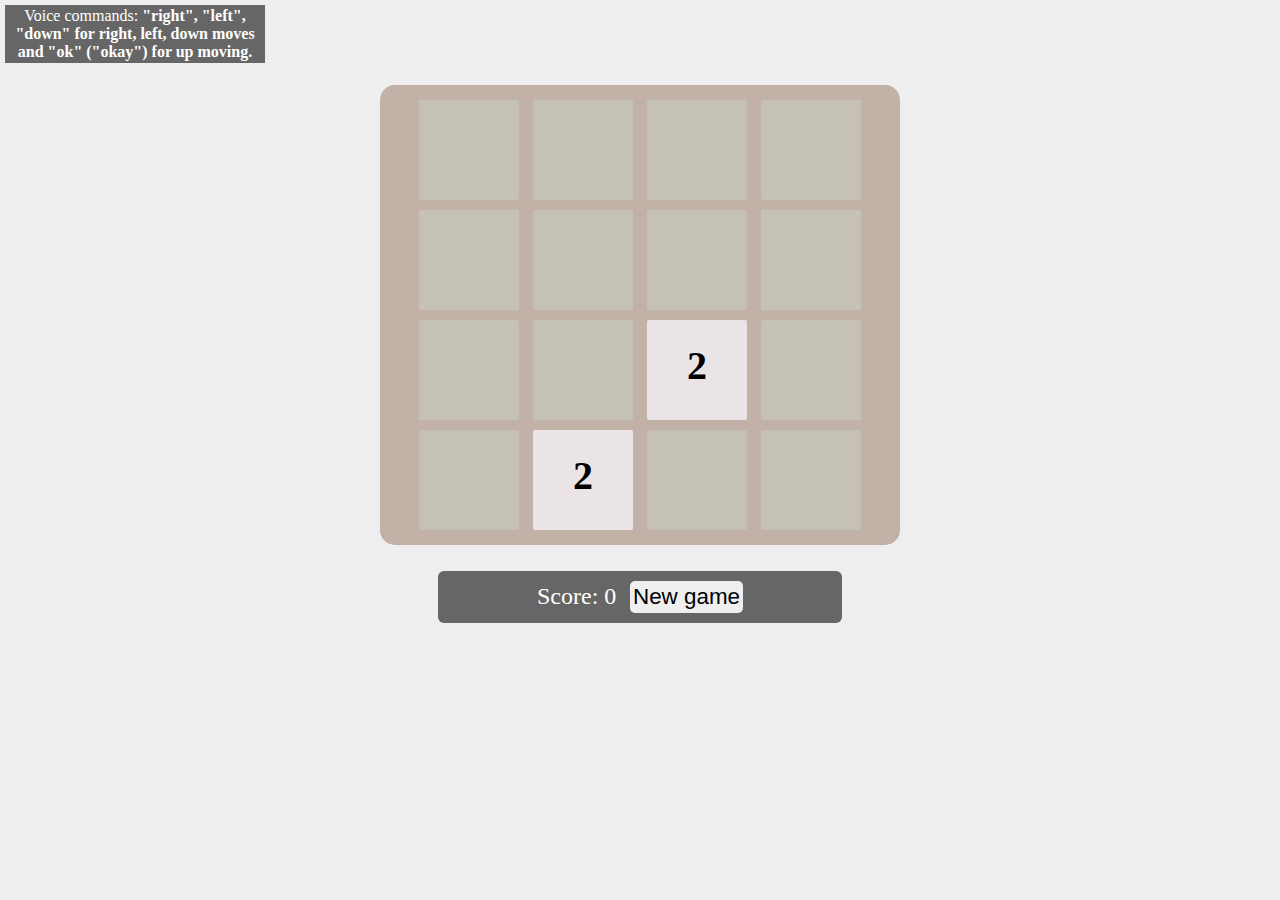
<file: 2048/index.html>
<!DOCTYPE html>
<html>

<head>
    <meta charset="utf-8">
    <link rel="stylesheet" href="style.css">
    <script src="app.js"></script>
</head>

<body>
    
    <div class="help">
    Voice commands: <b>"right", "left", "down" for right, left, down moves and "ok" ("okay") for up moving.</b>
    </div>
    
    
      <div class="over">Game over</div>
  <div class="main">    
    
      <div class="tile"></div>
      <div class="tile"></div>
      <div class="tile"></div>
      <div class="tile"></div>
      
      <div class="tile"></div>
      <div class="tile"></div>
      <div class="tile"></div>
      <div class="tile"></div>
      
      <div class="tile"></div>
      <div class="tile"></div>
      <div class="tile"></div>
      <div class="tile"></div>
      
      <div class="tile"></div>
      <div class="tile"></div>
      <div class="tile"></div>
      <div class="tile"></div>
      
    </div>
    <div class="results">
    Score: <font id="score">0</font>
        <button class="new">New game</button>
    </div>
    

</body>

</html>
</file>
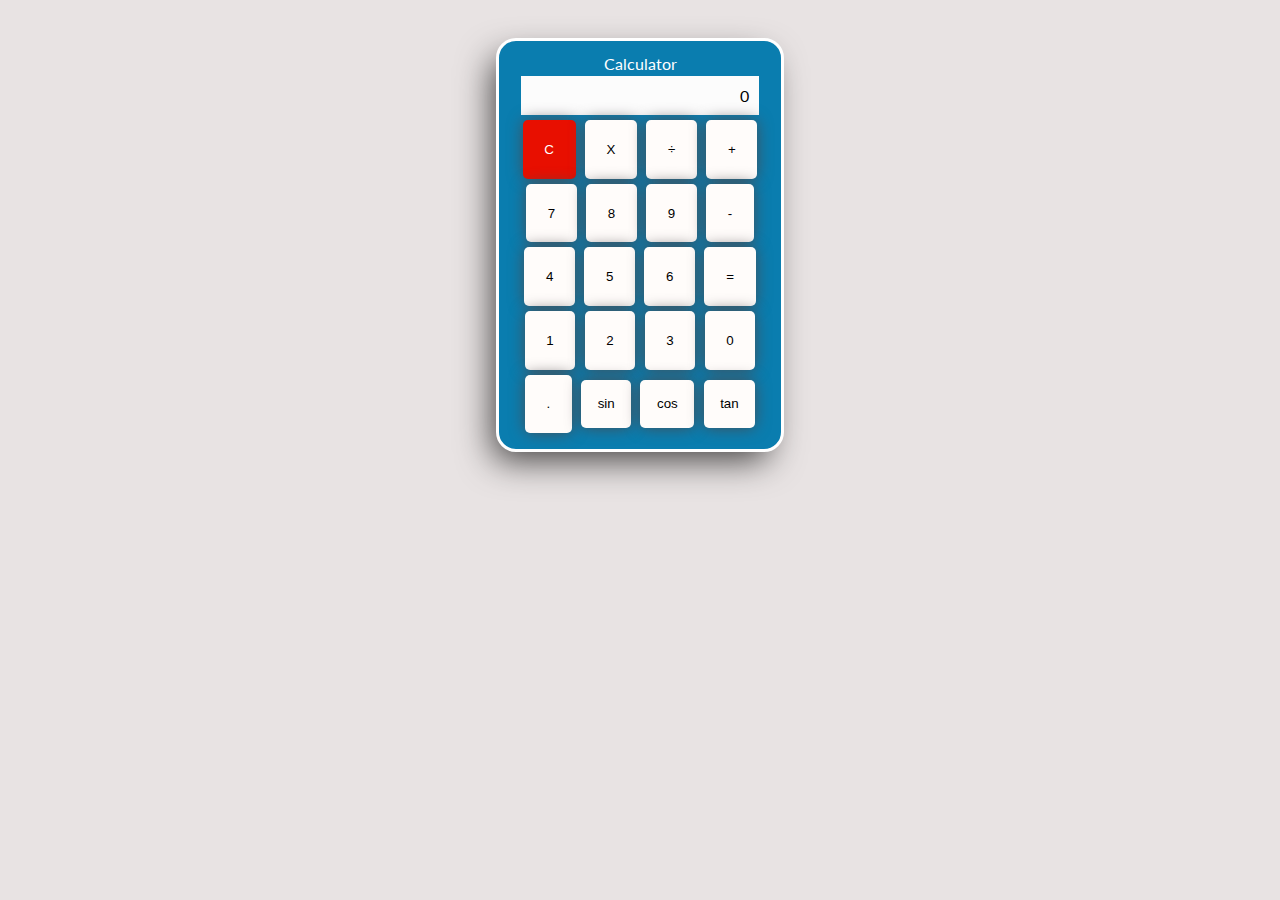
<file: calculator/index.html>
<!DOCTYPE html>
<html>

<head>
    <meta charset="utf-8">
    <link rel="stylesheet" href="style.css">
    <script src="main.js"></script>
</head>

<body>

    <div id="calculator">
       <font class="title">Calculator</font>
        <div class="output">
             0
        </div>

        <div class="container">
            <button class="c method" value="c">C</button>
            <button class="x method" value=" * ">X</button>
            <button class="divide method" value=" ÷ ">÷</button>
            <button class="plus method" value=" + ">+</button>

            <button class="seven" value="7">7</button>
            <button class="eight" value="8">8</button>
            <button class="nine" value="9">9</button>
            <button class="minus method" value=" - ">-</button>

            <button class="four" value="4">4</button>
            <button class="five" value="5">5</button>
            <button class="six" value="6">6</button>
            <button class="equal method">=</button>
            
            <button class="one" value="1">1</button>
            <button class="two" value="2">2</button>
            <button class="three" value="3">3</button>
            <button class="zero" value="0">0</button>
            
            <button class="point" value=".">.</button>
            <button class="sin method">sin</button>
            <button class="cos method">cos</button>
            <button class="tan method">tan</button>
            
            
        </div>

    </div>

</body>

</html>
</file>
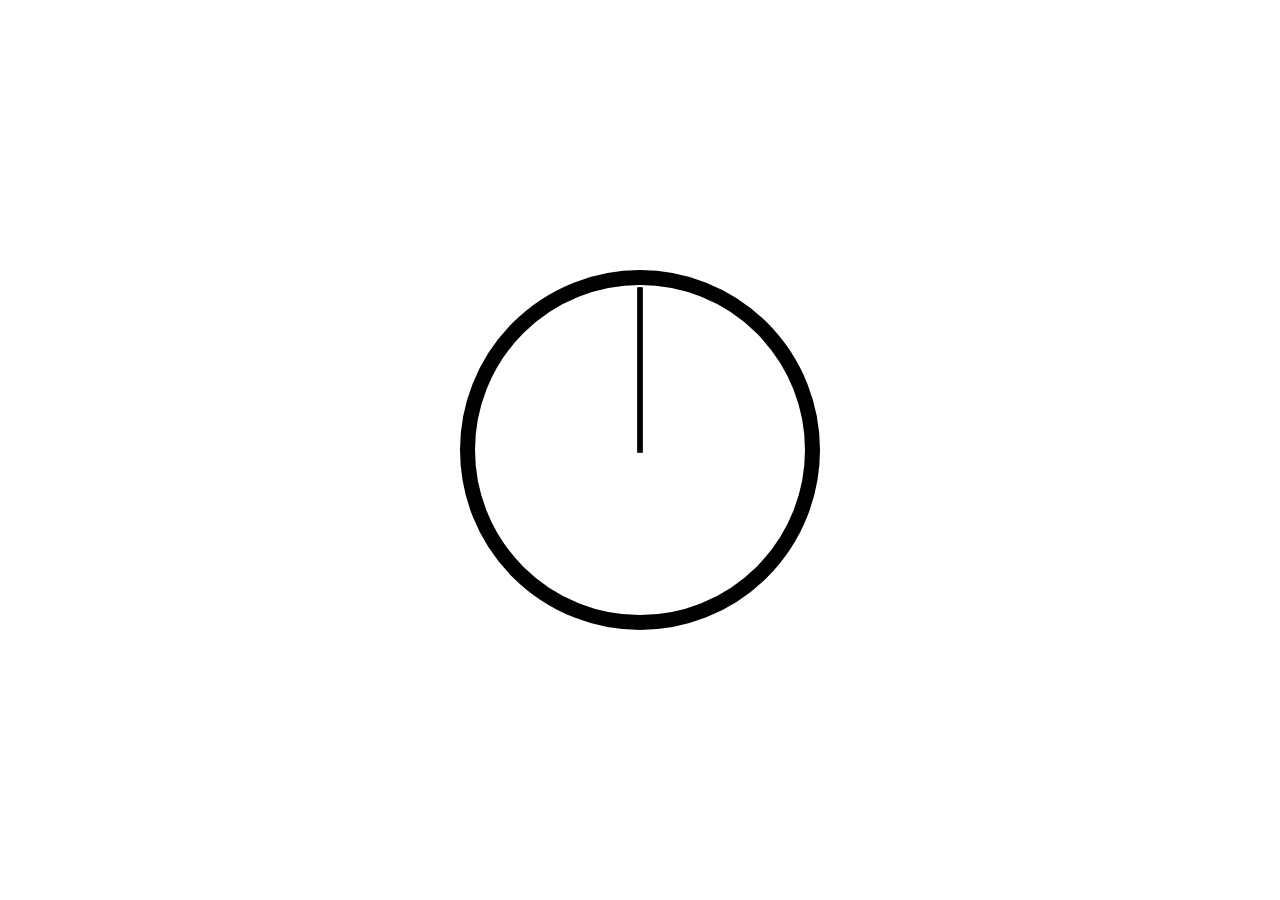
<file: Clock/index.html>
<!DOCTYPE html>
<html>

<head>
    <meta charset="utf-8">
    <link rel="stylesheet" href="style.css">
    <script src="main.js"></script>
</head>

<body>

    <div class="clock">
        <div class="arrow hour"></div>
        <div class="arrow minute"></div>
        <div class="arrow second"></div>
    </div>
    

</body>

</html>
</file>
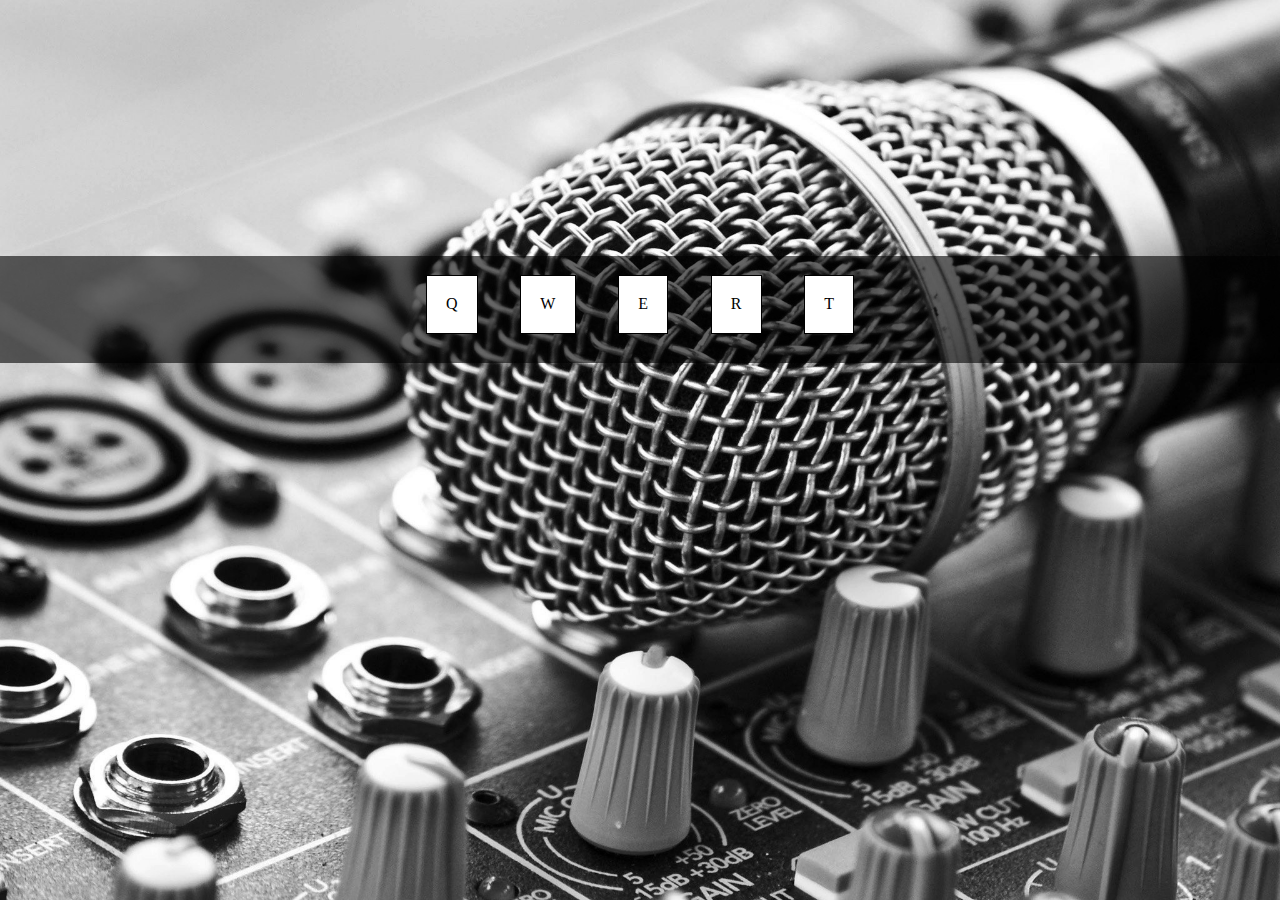
<file: Drums/index.html>
<!DOCTYPE html>
<html>

<head>
    <meta charset="utf-8">
    <link rel="stylesheet" href="style.css">
    <script src="main.js"></script>
</head>

<body>

    <div class="main">
        <div data-key="81" class="tab">Q</div>
        <div data-key="87" class="tab">W</div>
        <div data-key="69" class="tab">E</div>
        <div data-key="82" class="tab">R</div>
        <div data-key="84" class="tab">T</div>
    </div>
    
    <audio data-key="81" src="Samples/clap-808.wav"></audio>
    <audio data-key="87" src="Samples/clap-analog.wav"></audio>
    <audio data-key="69" src="Samples/hihat-808.wav"></audio>
    <audio data-key="82" src="Samples/kick-big.wav"></audio>
    <audio data-key="84" src="Samples/kick-vinyl01.wav"></audio>

</body>

</html>
</file>
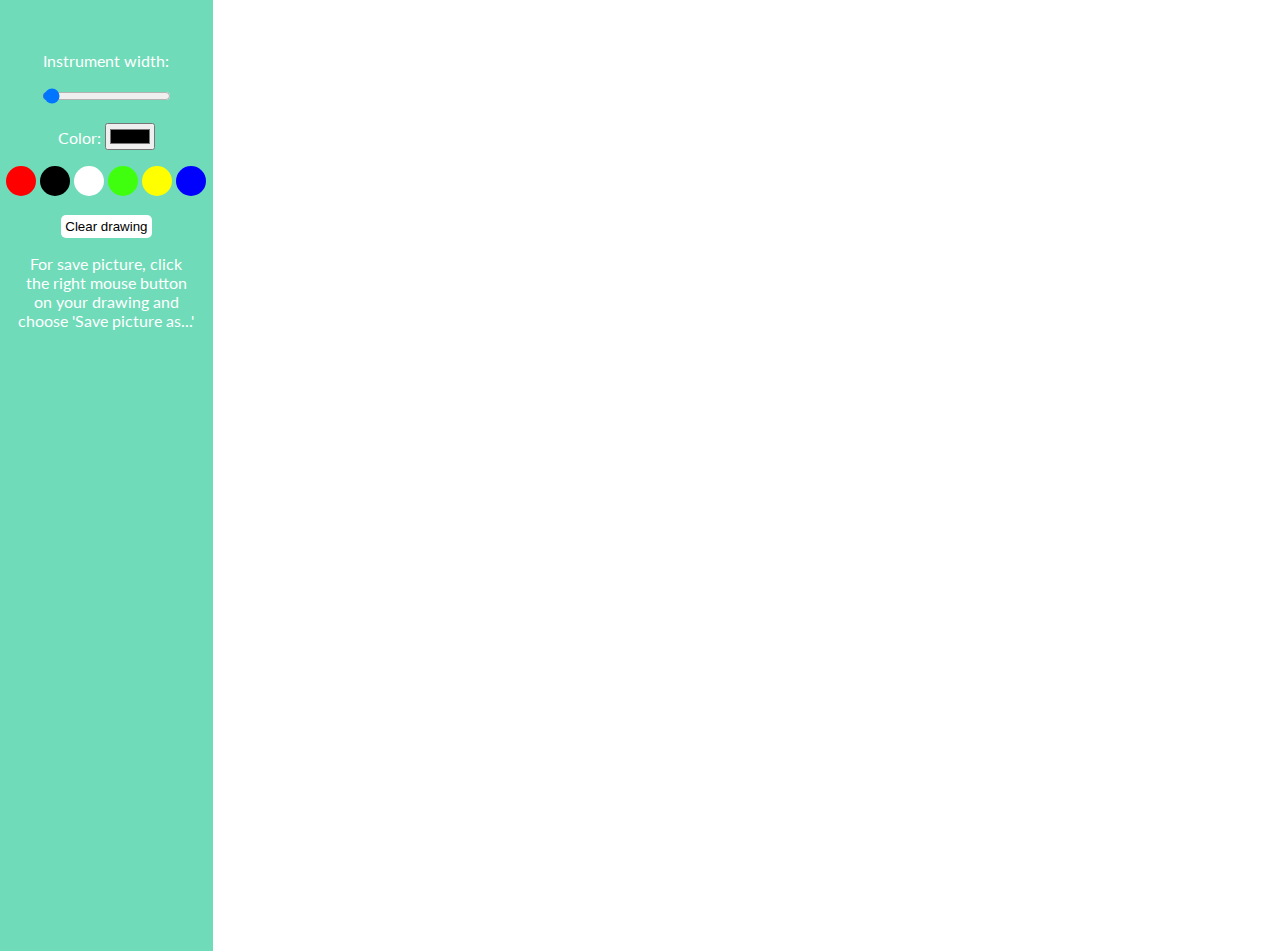
<file: painter/index.html>
<!DOCTYPE html>
<html>

<head>
    <meta charset="utf-8">
    <link rel="stylesheet" href="style.css">
    <script src="main.js"></script>
</head>

<body>

    <div class="settings">
        Instrument width:
        <label><input class="range" type="range" min="0" max="250" value="5"> </label>
        
        <label>Color:
        <input type="color" class="color"></label> 
        
        <label><div class="instruments">
            <div class="red choose" value="#FF0F0F"></div>
            <div class="black choose" value="#000000"></div>
            <div class="white choose" value="#FFFFFF"></div>
            <div class="green choose" value="#3FFF0F"></div>
            <div class="yellow choose" value="#FFFB0F"></div>
            <div class="blue choose" value="#1F0FFF"></div>
        </div></label>
        <label>
        <button class="clear">Clear drawing</button>
        </label>
        
        
        
        <label>For save picture, click<br> the right mouse button<br>on your drawing and<br> choose 'Save picture as...'</label>
        
    </div>
    <canvas id="painter"></canvas>

</body>

</html>
</file>
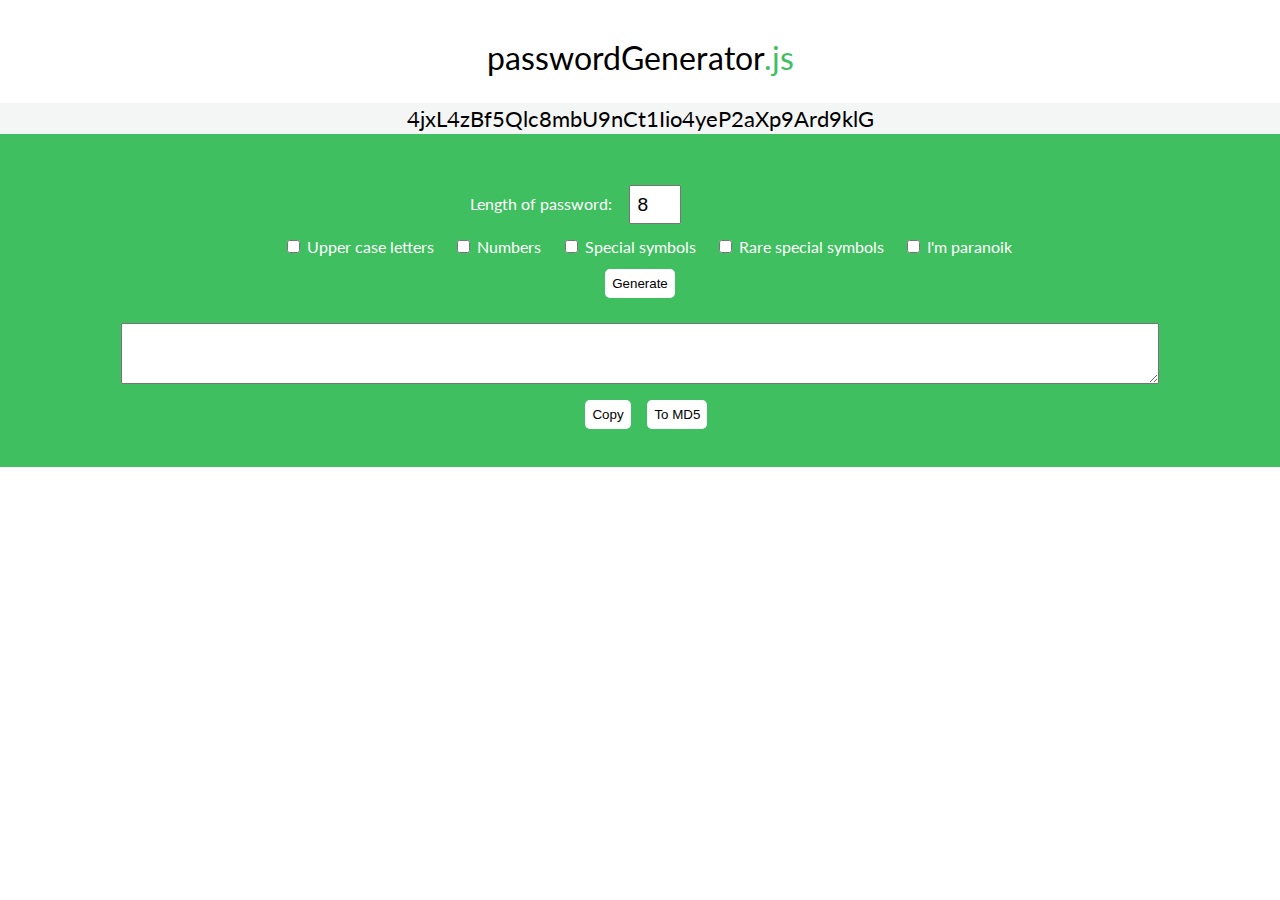
<file: passwordGenerator/index.html>
<!DOCTYPE html>
<html>

<head>
    <meta charset="utf-8">
    <link rel="stylesheet" href="style.css">
    <script src="generator.js"></script>
    <script src="md5.min.js"></script>
    <script src="interface.js"></script>
</head>

<body>

    <div class="main">
        <font class="title">passwordGenerator<font style="color: rgb(63, 191, 95);">.js</font></font>
       
    </div>
    
    <div class="randomCode">
        
        </div>
    
    <div class="simple">
        
    
       Length of password: <input type="text" size="1" value="8" id="length"> <font class="error">Only integers !</font>
        <br>
        <input type="checkbox" id="uppercase"> Upper case letters  
        <input type="checkbox" id="numbers"> Numbers   
        <input type="checkbox" id="specials"> Special symbols
        <input type="checkbox" id="rarespecials"> Rare special symbols
        <input type="checkbox" id="paranoik"> I'm paranoik
        <br>
        
        <button value="Generate" id="button">Generate</button>
        <br>
        <textarea id="result"></textarea> <br>
        <button id="copy">Copy</button>   
        <button id="toMD5">To MD5</button>
    </div>
    
    <div class="evalBlock">
       Approximate time needed for bruteforce this password (10 million keys per second):<br>
    <font class="evalTime"></font>
    </div>
    
</body>

</html>
</file>
<file: 2048/style.css>
html,
body {
    padding: 0;
    margin: 0;
    background-color: rgb(238, 238, 240);
    overflow-x: hidden;
}

.main {
    font-weight: 600;
    text-align: center;
    margin: 2% auto;
    width: 500px;
    height: auto;
    background-color: rgba(183, 161, 147, 0.8);
    padding: 10px;
    border-radius: 15px;
}

.tile {
    text-align: center;
    justify-content: center;
    width: 100px;
    padding: 0px;
    margin: 5px;
    height: 100px;
    background-color: rgba(200, 200, 190, 0.7);
    display: inline-block;
    vertical-align: top;
    font-size: 2.5rem;
    border-radius: 2px;
    transition: .7s;
}

.tile:before {
    content: '';
    display: inline-block;
    vertical-align: middle;
    height: 100%;
}

.active {
   background-color: rgb(235, 228, 230);
}
.four {
    background-color: rgb(163, 163, 163);
    color: #fff;
}
.eight {
    background-color: rgb(240, 182, 75);
    color: #fff;
}
.sixteen {
   background-color: rgb(240, 138, 75);
    color: #fff;
}
.thirtytwo {
    background-color: rgb(242, 92, 38);
    color: #fff;
}
.sixtyfour {
    background-color: rgb(239, 63, 0);
    color: #fff;
}
.o-o {
    background-color: rgb(239, 183, 0);
    color: #fff;
}
.t-t {
    background-color: rgb(220, 133, 0);
    color: #fff;
}
.f-f {
    background-color: rgb(227, 11, 116);
    color: #fff;
}
.thousand {
    background-color: #000;
    color: #fff;
}

.results {
    position: relative;
    font-size: 1.5rem;
    display: block;
    margin: auto;
    width: 30%;
    text-align: center;
    color: #fff;
    background-color: rgb(102, 102, 102);
    padding: 10px;
    border-radius: 6px;
}

.over {
    margin: 1% auto;
    font-size: 2rem;
    width: 20%;
    background-color: rgba(232, 68, 53, 0.9);
    padding: 5px;
    color: #fff;
    text-align: center;
    border-radius: 6px;
    visibility: hidden;
}

.new {
    margin-left: 2%;
    border: none;
    padding: 3px;
    font-size: 1.4rem;
    transition: .3s;
    cursor: pointer;
    border-radius: 5px;
}
.new:hover {
    background-color: rgba(241, 242, 241, 0.6);
}

.help {
    position: absolute;
    top: 5px;
    left: 5px;
    text-align: center;
    background-color: rgb(102, 102, 102);
    color: #fff;
    width: 20%;
    padding: 2px;
}
</file>
<file: calculator/style.css>
@import url('https://fonts.googleapis.com/css?family=Lato');
html,
body {
    font-family: 'Lato', sans-serif;
    padding: 0;
    margin: 0;
    background-color: #e8e3e3;
}

#calculator {
    -webkit-box-shadow: -9px 14px 35px -6px rgba(0, 0, 0, 0.72);
    -moz-box-shadow: -9px 14px 35px -6px rgba(0, 0, 0, 0.72);
    box-shadow: -9px 14px 35px -6px rgba(0, 0, 0, 0.72);
    border-radius: 20px;
    text-align: center;
    margin: 3% auto;
    width: 20%;
    border: 3px solid #fff;
    padding: 1%;
    background-color: #0a7daf;
}

.output {
    text-align: right;
    padding: 4%;
    margin: 1% auto;
    width: 85%;
    background-color: #fcfcfc;
}

button {
    width: auto;
    padding: 8.5%;
    margin: 1%;
    border: none;
    cursor: pointer;
    background-color: rgb(255, 252, 250);
    border-radius: 5px;
    -webkit-box-shadow: 0px 0px 16px -1px rgba(77, 73, 77, 1);
    -moz-box-shadow: 0px 0px 16px -1px rgba(77, 73, 77, 1);
    box-shadow: 0px 0px 16px -1px rgba(77, 73, 77, 1);
}

button:hover {
    background-color: #E1DDED;
}

.c {
    background-color: #e80f00;
    color: #fff;
}

.c:hover {
    background-color: #c60c00;
}

#calculator .title {
    color: #fff;
}

.sin,
.tan,
.cos {
    padding: 6.5%;
}
</file>
<file: Clock/style.css>
html {
    text-align: center;
    font-size: 10px;
}

body {
    margin: 0;
    font-size: 2rem;
    display: flex;
    flex: 1;
    min-height: 100vh;
    align-items: center;
}

.clock {
    width: 33rem;
    height: 33rem;
    border: 15px solid #000;
    border-radius: 50%;
    margin: 50px auto;
    position: relative;
    padding: 0;
    text-align: center;
}

.arrow {
    width: 50%;
    height: 5px;
    background: black;
    position: absolute;
    top: 50%;
    transform-origin: 100%;
      transform: rotate(90deg);
      transition: all 0.05s;
      transition-timing-function: cubic-bezier(0.1, 2.7, 0.58, 1);
}
</file>
<file: Drums/style.css>
html, body {
    padding: 0;
    margin: 0;
    background: url(back.jpg) no-repeat center center fixed; 
  -webkit-background-size: cover;
  -moz-background-size: cover;
  -o-background-size: cover;
  background-size: cover;
}

.main {
    margin: 20% auto;
    background-color: rgba(0, 0, 0, 0.6);
    text-align: center;
}


.tab {
    transition: all 0.1s;
    padding: 1.5%;
    display: inline-block;
    margin: 1.5%;
    background-color: #fff;
    color: #000;
    border: 1px solid #000;
}

.playing {
    transform: scale(1.1);
    border: 3px solid #ff9900;
}
</file>
<file: painter/style.css>
@import url('https://fonts.googleapis.com/css?family=Lato');
html,
body {
    font-family: 'Lato', sans-serif;
    padding: 0;
    margin: 0;
    overflow: hidden;
}

.settings {
    position: absolute;
    top: 0;
    height: 100%;
    width: auto;
    background-color: hsl(161, 60%, 65%);
    color: #fff;
    padding-top: 4%;
    padding-left: 0.5%;
    padding-right: 0.5%;
    text-align: center;
}

.instruments div {
    border-radius: 50%;
    width: 30px;
    height: 30px;    
    display: inline-block;
    cursor: pointer;
}

.red {
    background-color: red;
}
.blue {
    background-color: blue;
}
.black {
    background-color: black;
}
.white {
    background-color: #fff;
}
.yellow {
    background-color: yellow;
}
.green {
    background-color: #3FFF0F;
}

label {
    display: block;
   margin-top: 1rem;
}

.clear, .download {
    border: none;
    border-radius: 5px;
    background-color: #fff;
    cursor: pointer;
    padding: 4px;
}
.clear:hover, .download:hover {
    background-color: beige;
}
</file>
<file: passwordGenerator/style.css>
@import url('https://fonts.googleapis.com/css?family=Lato');
html,
body {
    font-family: 'Lato', sans-serif;
    padding: 0;
    margin: 0;
}

.main {
    width: 100%;
    font-size: 2rem;
    margin-top: 3%; 
    text-align: center;
}

.simple {
    background-color: rgb(63, 191, 95);
    color: #fff;
    width: 100%;
   margin-bottom: 1%;
    text-align: center;
    padding-top: 3%;
    padding-bottom: 3%;
}

input[type="text"], textarea {
    padding: 0.5%;
    font-size: 1.2rem;
    margin: 1%;
}

textarea {
    width: 80%;
}

#button {
    margin: 1%;
}

input[type="checkbox"] {
margin-left: 1.5%;
}

.error {
    visibility: hidden;
    padding: 5px;
    background-color: orangered;
    color: #fff;
}

.evalTime {
    margin: 1% auto;
    visibility: hidden;
    font-size: 1.3rem;
}

.evalBlock {
    margin: auto;
    text-align: center;
    width: 90%;
    visibility: hidden;
}

.randomCode {
    background-color: rgba(193, 208, 205, 0.2);
    padding: 2px;  
    text-align: center;
    margin-top: 2%;
    font-size: 1.4rem;
}

button {
    border: none;
    cursor: pointer;
    background-color: #fff;
    border-radius: 5px;
    padding: 7px;
    margin-left: 1%;
    transition: .2s;
}
button:hover {
    background-color: rgba(247, 255, 247, 0.7);
}
</file>
